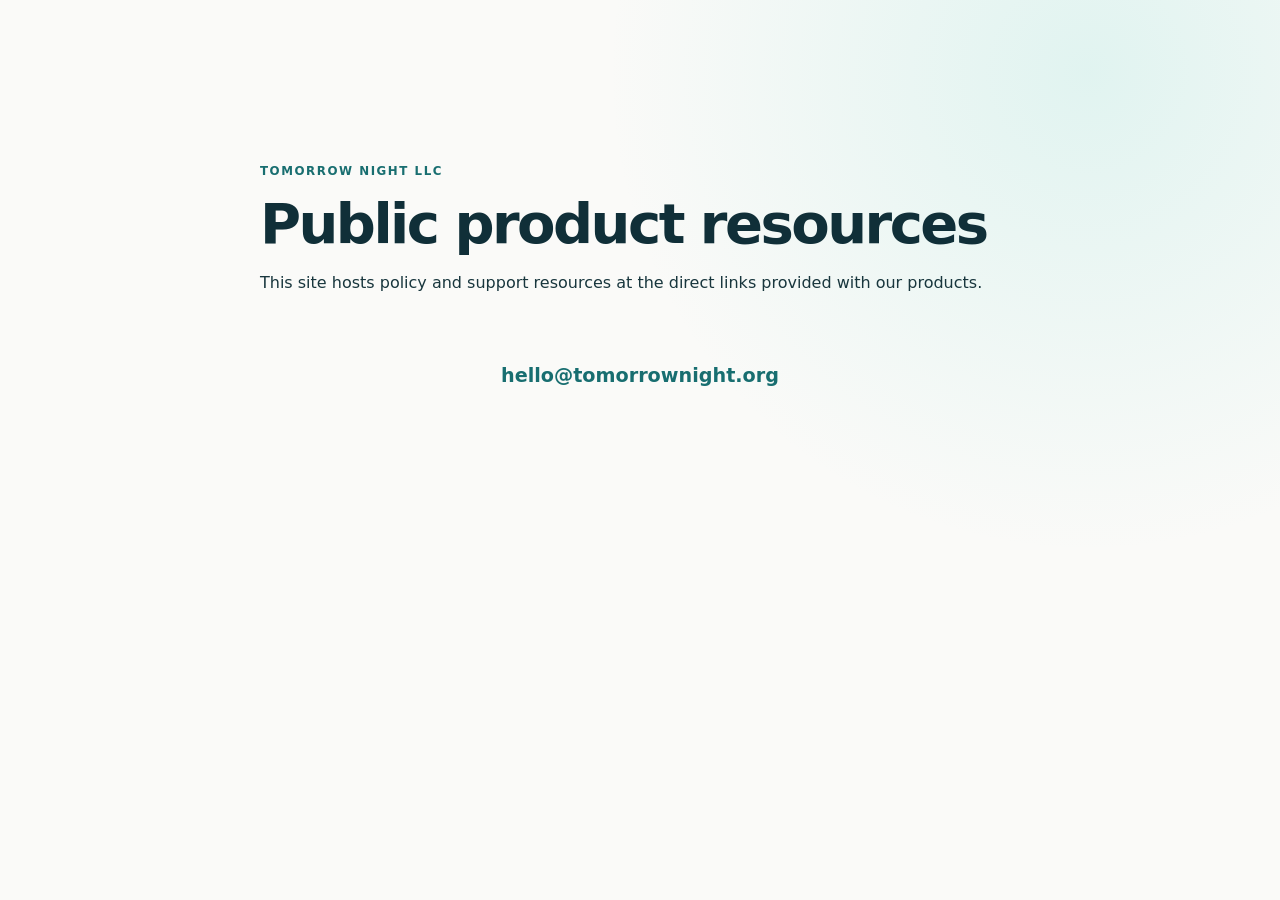
<file: index.html>
<!doctype html>
<html lang="en">
  <head>
    <meta charset="utf-8" />
    <meta name="viewport" content="width=device-width, initial-scale=1" />
    <meta name="robots" content="noindex, nofollow, noarchive" />
    <meta
      http-equiv="Content-Security-Policy"
      content="default-src 'none'; style-src 'self'; img-src 'self' data:; base-uri 'none'; form-action 'none'; upgrade-insecure-requests"
    />
    <title>Tomorrow Night LLC</title>
    <link rel="stylesheet" href="./assets/site.css" />
  </head>
  <body>
    <main class="shell compact">
      <p class="company">Tomorrow Night LLC</p>
      <h1>Public product resources</h1>
      <p>This site hosts policy and support resources at the direct links provided with our products.</p>
      <p class="catchall-email"><a href="mailto:hello@tomorrownight.org">hello@tomorrownight.org</a></p>
    </main>
  </body>
</html>
</file>
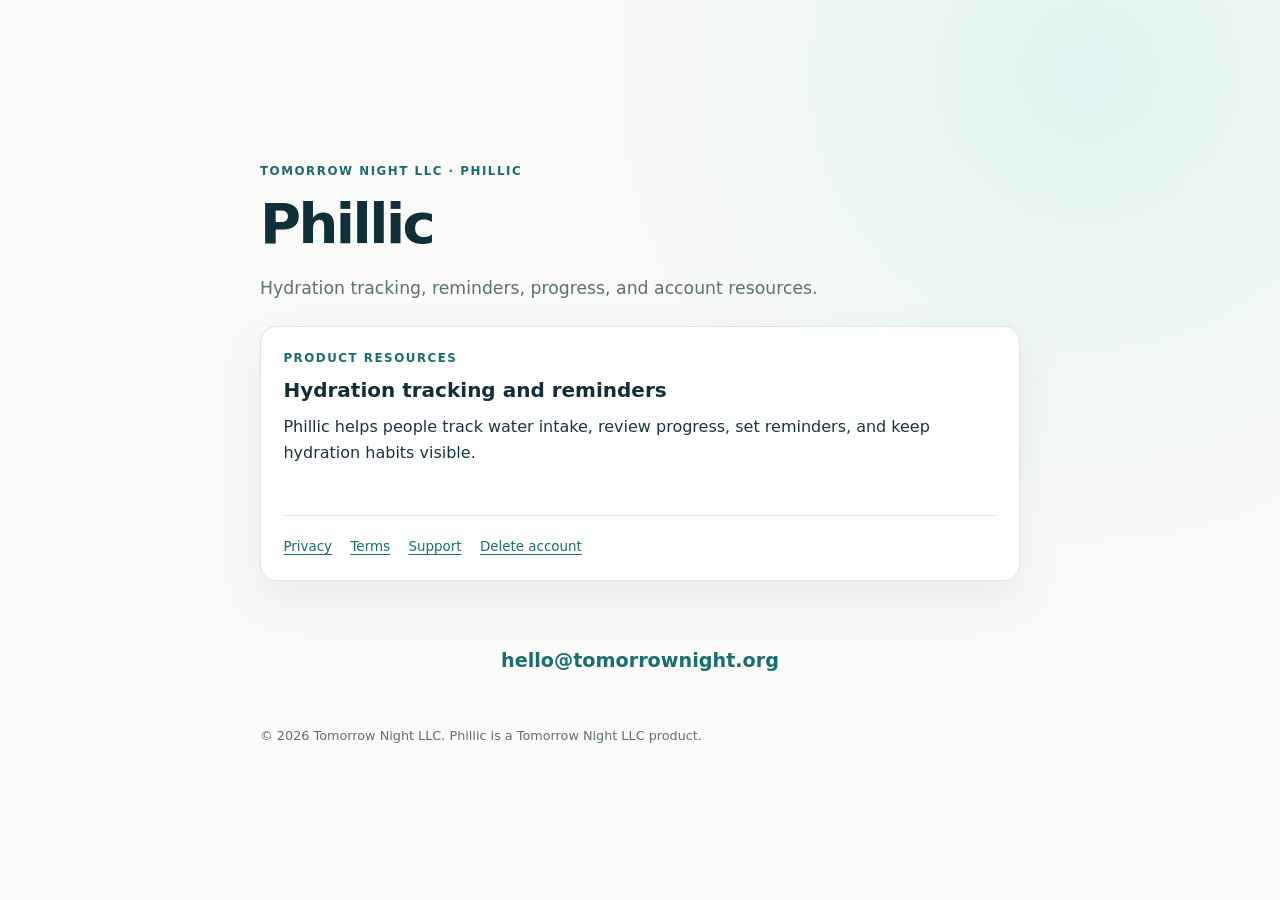
<file: phillic/index.html>
<!doctype html>
<html lang="en">
  <head>
    <meta charset="utf-8" />
    <meta name="viewport" content="width=device-width, initial-scale=1" />
    <meta name="robots" content="noindex, nofollow, noarchive" />
    <meta name="description" content="Phillic product resources from Tomorrow Night LLC." />
    <meta
      http-equiv="Content-Security-Policy"
      content="default-src 'none'; style-src 'self'; img-src 'self' data:; base-uri 'none'; form-action 'none'; upgrade-insecure-requests"
    />
    <title>Phillic · Tomorrow Night LLC</title>
    <link rel="canonical" href="https://tomorrownight.org/phillic/" />
    <link rel="stylesheet" href="../assets/site.css" />
  </head>
  <body>
    <main class="shell compact">
      <p class="company">Tomorrow Night LLC · Phillic</p>
      <h1>Phillic</h1>
      <p class="lede">Hydration tracking, reminders, progress, and account resources.</p>

      <section class="card product-card" aria-labelledby="phillic-title">
        <p class="eyebrow">Product resources</p>
        <h2 id="phillic-title">Hydration tracking and reminders</h2>
        <p>
          Phillic helps people track water intake, review progress, set reminders, and keep
          hydration habits visible.
        </p>
        <nav class="phillic-links" aria-label="Phillic resources">
          <a href="./privacy/">Privacy</a>
          <a href="./terms/">Terms</a>
          <a href="./support/">Support</a>
          <a href="./delete-account/">Delete account</a>
        </nav>
      </section>

      <p class="catchall-email"><a href="mailto:hello@tomorrownight.org">hello@tomorrownight.org</a></p>
      <footer>© 2026 Tomorrow Night LLC. Phillic is a Tomorrow Night LLC product.</footer>
    </main>
  </body>
</html>
</file>
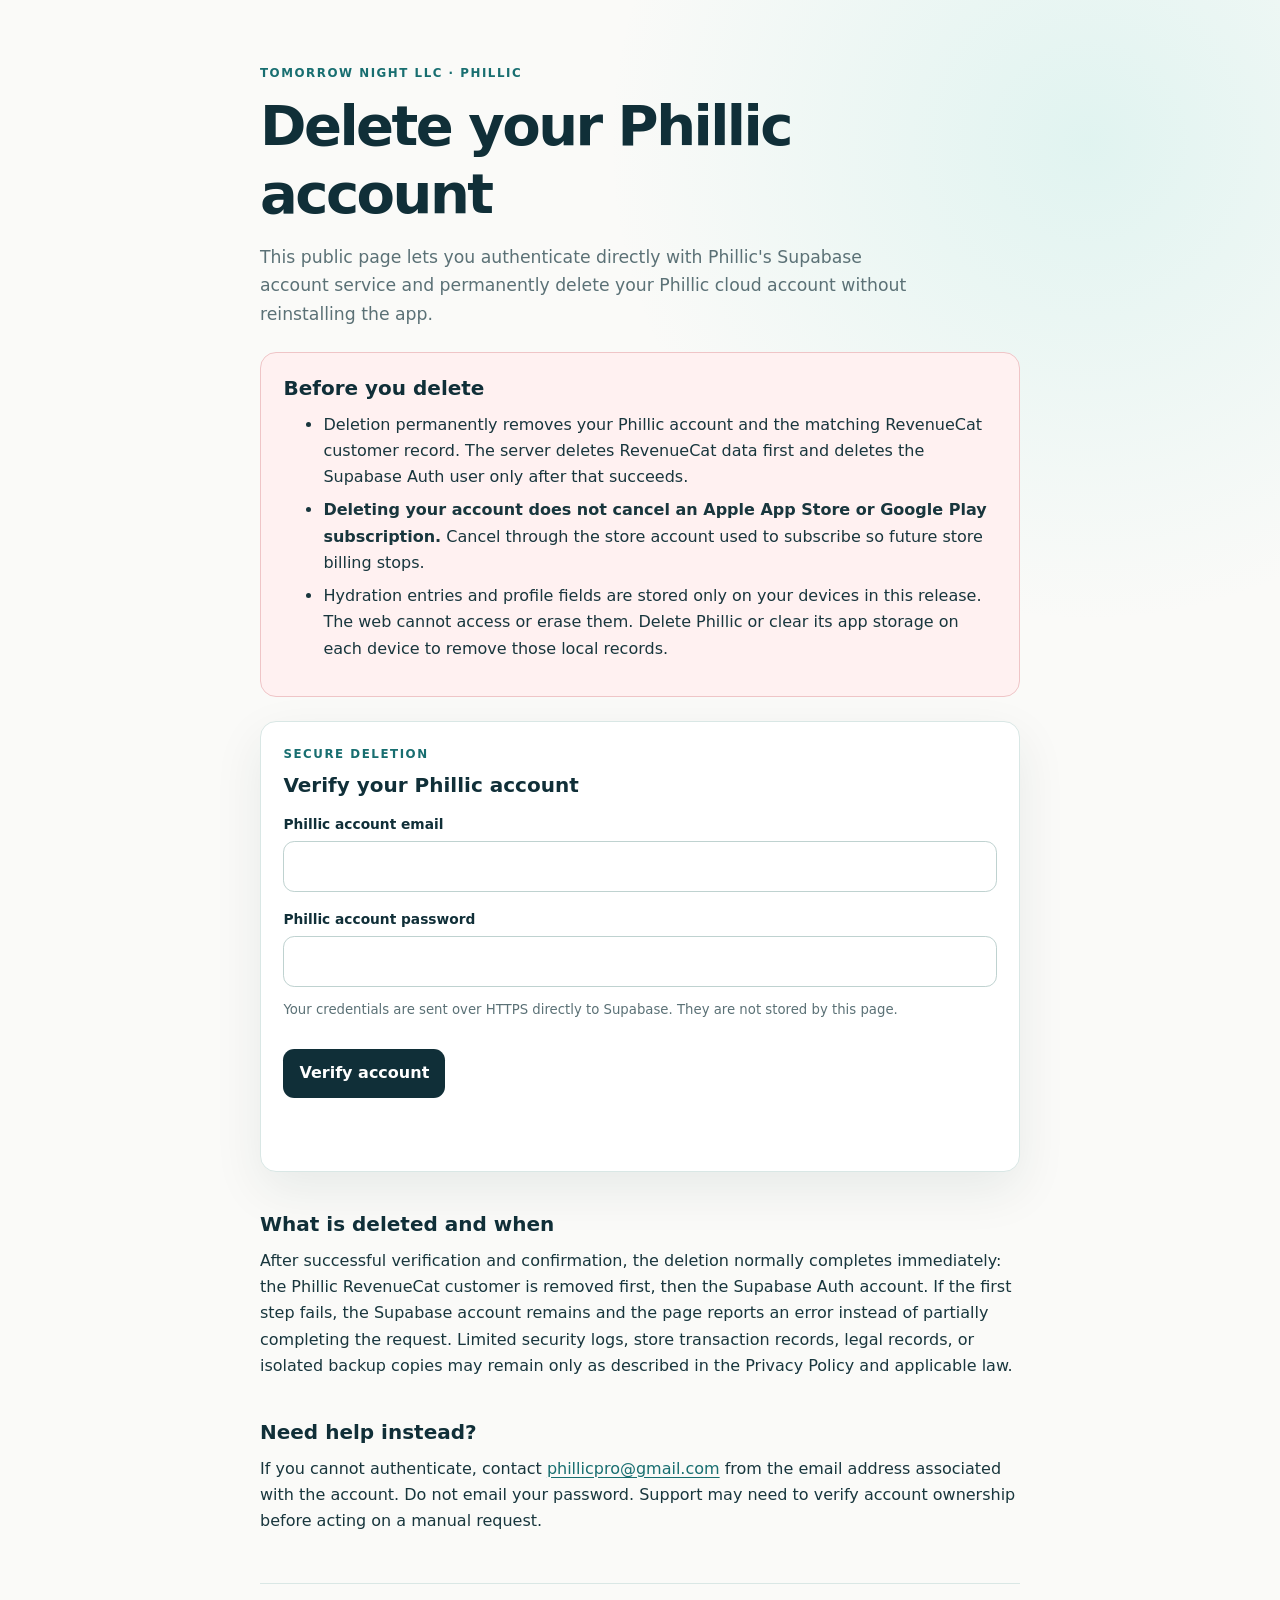
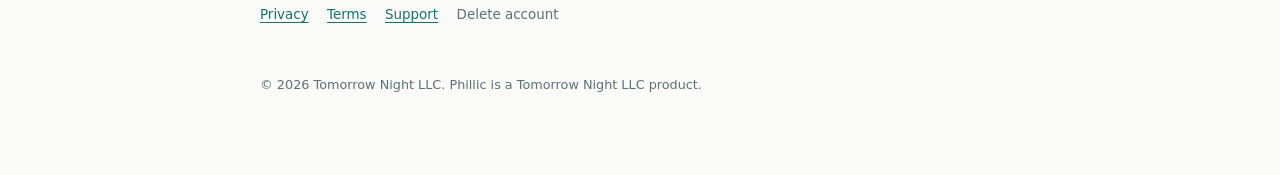
<file: phillic/delete-account/index.html>
<!doctype html>
<html lang="en">
  <head>
    <meta charset="utf-8" />
    <meta name="viewport" content="width=device-width, initial-scale=1" />
    <meta name="robots" content="noindex, nofollow, noarchive" />
    <meta name="referrer" content="no-referrer" />
    <meta name="description" content="Delete a Phillic account and associated account data." />
    <meta
      http-equiv="Content-Security-Policy"
      content="default-src 'none'; script-src 'self'; style-src 'self'; connect-src https://*.supabase.co; base-uri 'none'; form-action 'none'; upgrade-insecure-requests"
    />
    <title>Delete Phillic Account · Tomorrow Night LLC</title>
    <link rel="canonical" href="https://tomorrownightllc.github.io/phillic/delete-account/" />
    <link rel="stylesheet" href="../../assets/site.css" />
    <script defer src="./config.js"></script>
    <script defer src="./delete-account.js"></script>
  </head>
  <body>
    <main class="shell">
      <p class="company">Tomorrow Night LLC · Phillic</p>
      <h1>Delete your Phillic account</h1>
      <p class="lede">
        This public page lets you authenticate directly with Phillic's Supabase account service and
        permanently delete your Phillic cloud account without reinstalling the app.
      </p>

      <section class="notice danger" aria-labelledby="before-delete">
        <h2 id="before-delete">Before you delete</h2>
        <ul>
          <li>
            Deletion permanently removes your Phillic account and the matching RevenueCat customer
            record. The server deletes RevenueCat data first and deletes the Supabase Auth user only
            after that succeeds.
          </li>
          <li>
            <strong>Deleting your account does not cancel an Apple App Store or Google Play subscription.</strong>
            Cancel through the store account used to subscribe so future store billing stops.
          </li>
          <li>
            Hydration entries and profile fields are stored only on your devices in this release. The
            web cannot access or erase them. Delete Phillic or clear its app storage on each device to
            remove those local records.
          </li>
        </ul>
      </section>

      <section class="card" aria-labelledby="delete-form-title">
        <p class="eyebrow">Secure deletion</p>
        <h2 id="delete-form-title">Verify your Phillic account</h2>
        <form id="sign-in-form">
          <label for="email">Phillic account email</label>
          <input id="email" name="email" type="email" autocomplete="email" required />
          <label for="password">Phillic account password</label>
          <input id="password" name="password" type="password" autocomplete="current-password" required />
          <p class="helper">
            Your credentials are sent over HTTPS directly to Supabase. They are not stored by this page.
          </p>
          <button type="submit">Verify account</button>
        </form>

        <div id="confirmation" hidden>
          <p>
            Verified as <strong id="signed-in-email"></strong>. Type <strong>DELETE</strong> to confirm
            permanent account deletion.
          </p>
          <label for="confirmation-input">Confirmation</label>
          <input id="confirmation-input" type="text" autocomplete="off" spellcheck="false" />
          <button class="danger" id="delete-button" type="button" disabled>Delete account permanently</button>
        </div>

        <p class="status" id="status" role="status" aria-live="polite"></p>
      </section>

      <h2>What is deleted and when</h2>
      <p>
        After successful verification and confirmation, the deletion normally completes immediately:
        the Phillic RevenueCat customer is removed first, then the Supabase Auth account. If the first
        step fails, the Supabase account remains and the page reports an error instead of partially
        completing the request. Limited security logs, store transaction records, legal records, or
        isolated backup copies may remain only as described in the Privacy Policy and applicable law.
      </p>

      <h2>Need help instead?</h2>
      <p>
        If you cannot authenticate, contact <a href="mailto:phillicpro@gmail.com?subject=Phillic%20account%20deletion">phillicpro@gmail.com</a>
        from the email address associated with the account. Do not email your password. Support may need
        to verify account ownership before acting on a manual request.
      </p>

      <nav class="phillic-links" aria-label="Phillic resources">
        <a href="../privacy/">Privacy</a>
        <a href="../terms/">Terms</a>
        <a href="../support/">Support</a>
        <a aria-current="page" href="../delete-account/">Delete account</a>
      </nav>
      <footer>© 2026 Tomorrow Night LLC. Phillic is a Tomorrow Night LLC product.</footer>
    </main>
  </body>
</html>
</file>
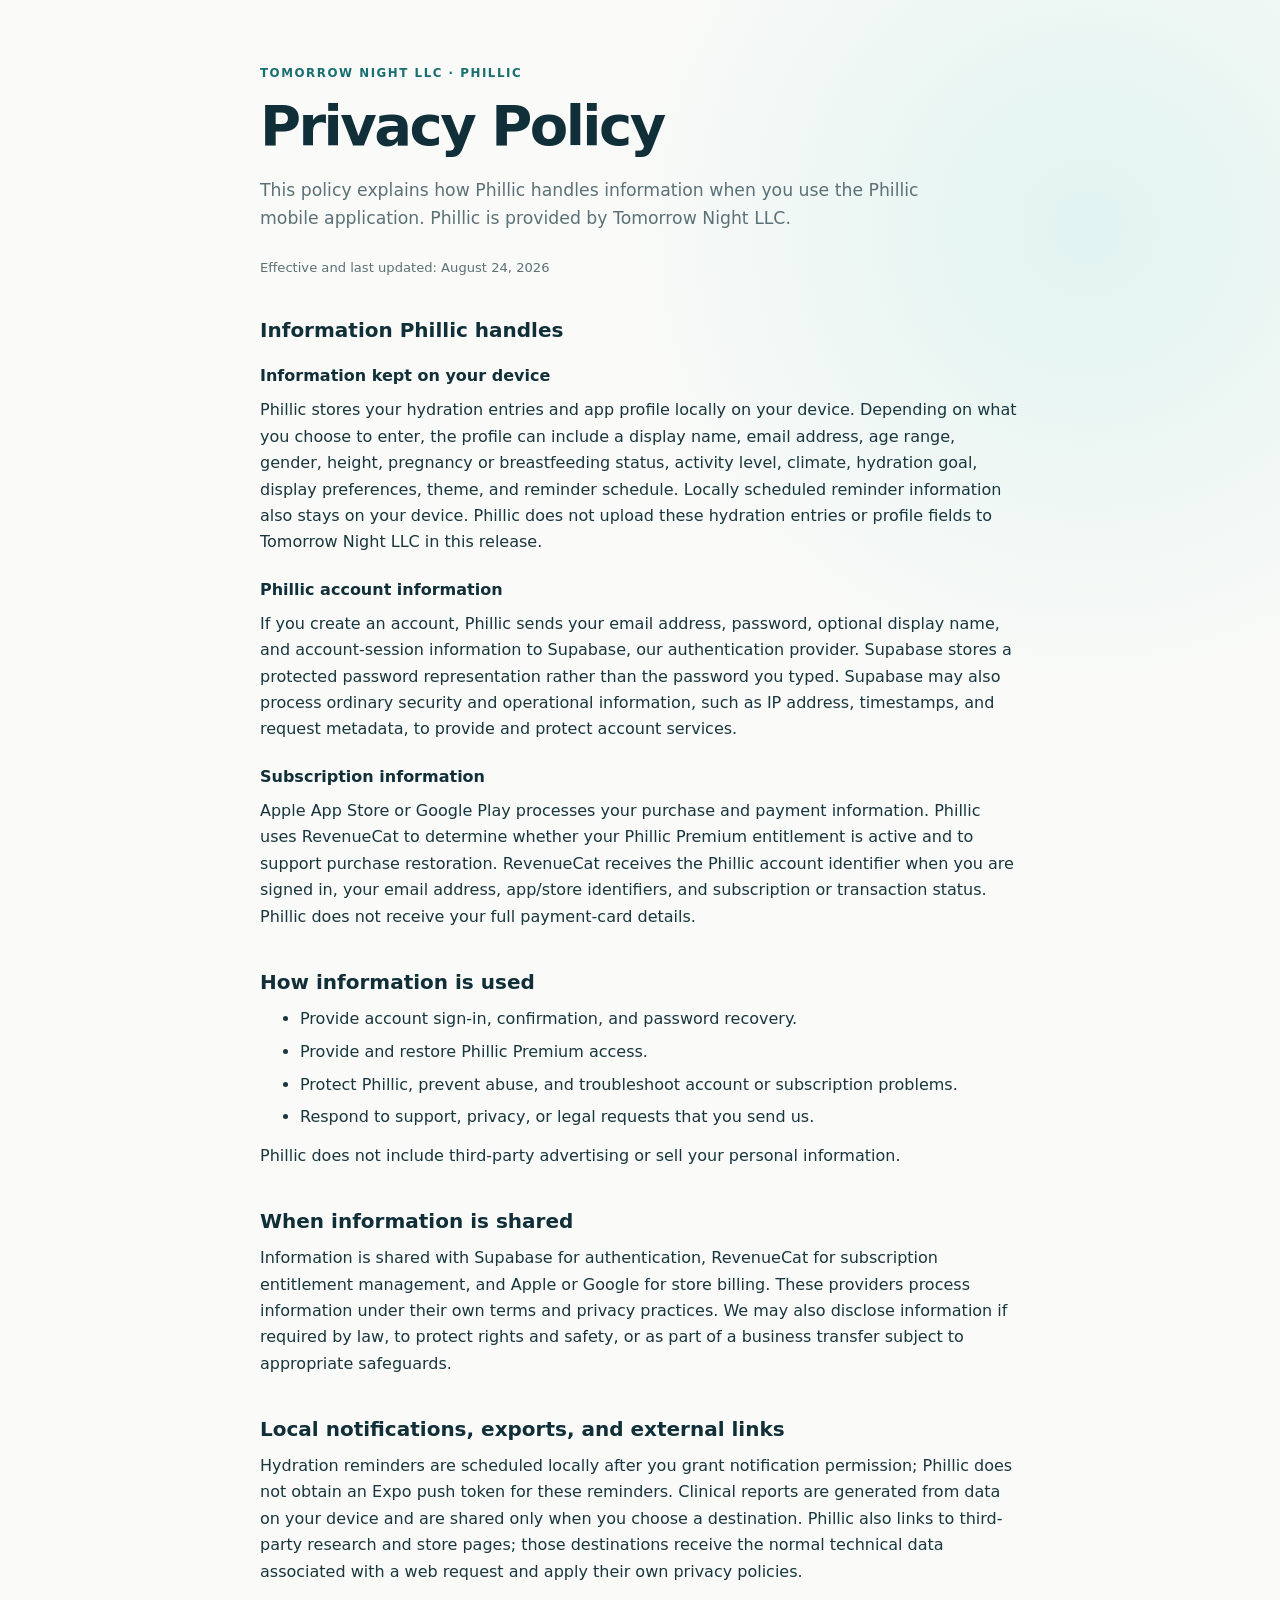
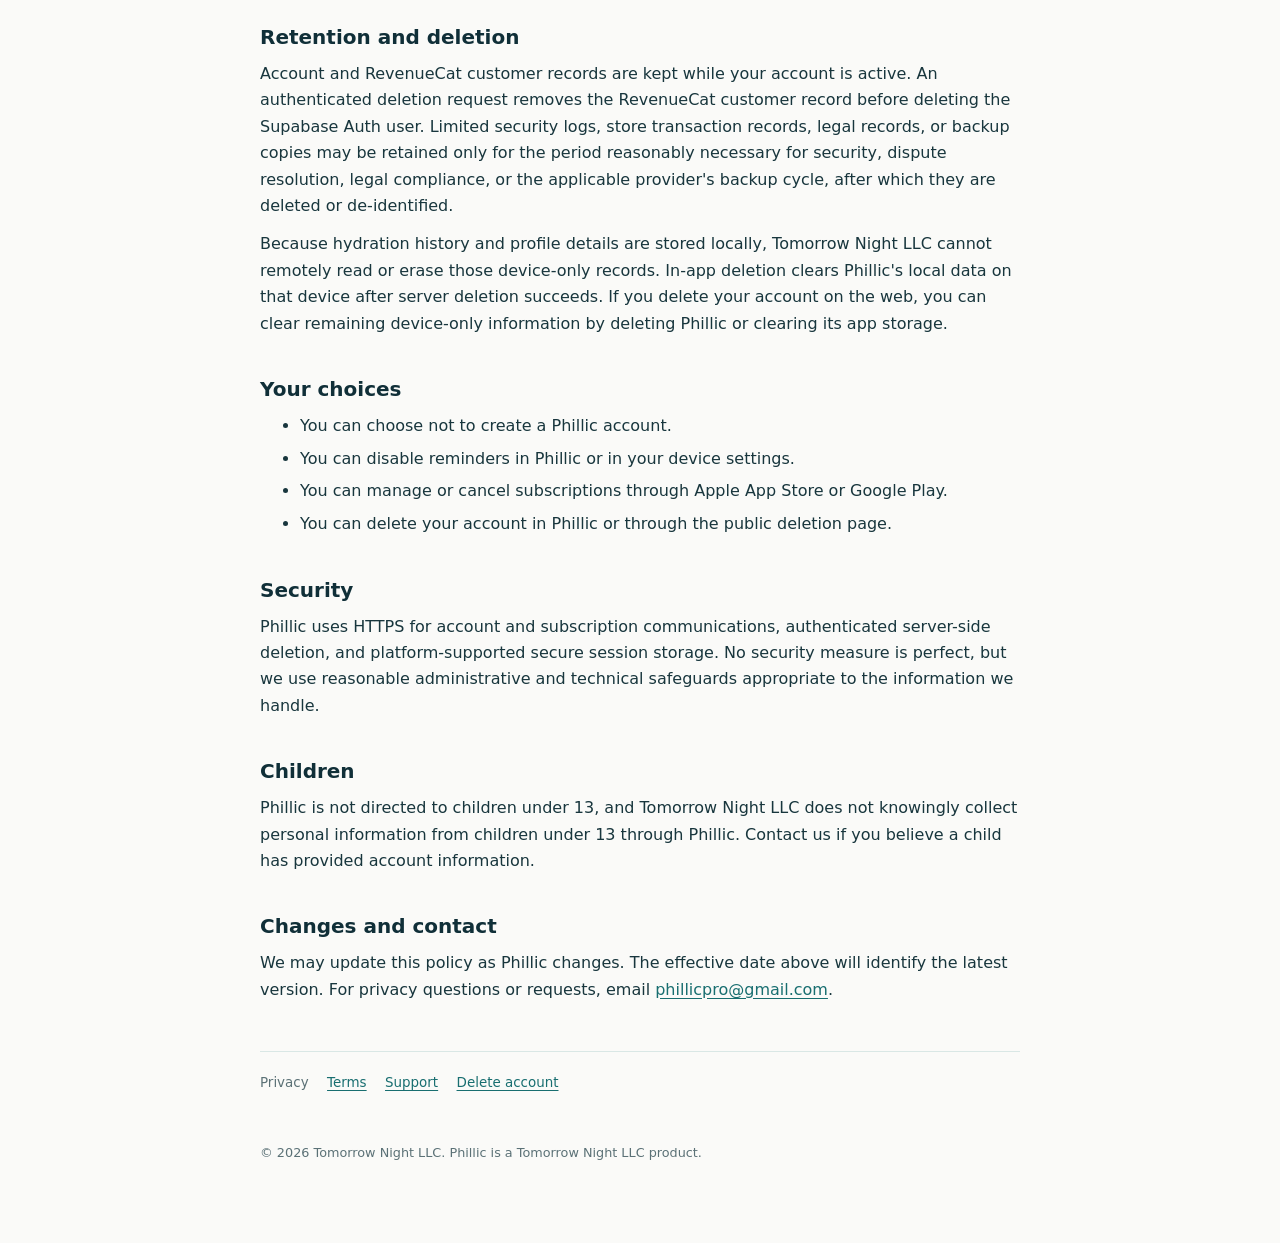
<file: phillic/privacy/index.html>
<!doctype html>
<html lang="en">
  <head>
    <meta charset="utf-8" />
    <meta name="viewport" content="width=device-width, initial-scale=1" />
    <meta name="robots" content="noindex, nofollow, noarchive" />
    <meta name="description" content="Privacy Policy for the Phillic mobile application." />
    <meta
      http-equiv="Content-Security-Policy"
      content="default-src 'none'; style-src 'self'; base-uri 'none'; form-action 'none'; upgrade-insecure-requests"
    />
    <title>Phillic Privacy Policy · Tomorrow Night LLC</title>
    <link rel="canonical" href="https://tomorrownightllc.github.io/phillic/privacy/" />
    <link rel="stylesheet" href="../../assets/site.css" />
  </head>
  <body>
    <main class="shell">
      <p class="company">Tomorrow Night LLC · Phillic</p>
      <h1>Privacy Policy</h1>
      <p class="lede">
        This policy explains how Phillic handles information when you use the Phillic mobile
        application. Phillic is provided by Tomorrow Night LLC.
      </p>
      <p class="updated">Effective and last updated: August 24, 2026</p>

      <h2>Information Phillic handles</h2>
      <h3>Information kept on your device</h3>
      <p>
        Phillic stores your hydration entries and app profile locally on your device. Depending on
        what you choose to enter, the profile can include a display name, email address, age range,
        gender, height, pregnancy or breastfeeding status, activity level, climate, hydration goal,
        display preferences, theme, and reminder schedule. Locally scheduled reminder information
        also stays on your device. Phillic does not upload these hydration entries or profile fields
        to Tomorrow Night LLC in this release.
      </p>

      <h3>Phillic account information</h3>
      <p>
        If you create an account, Phillic sends your email address, password, optional display name,
        and account-session information to Supabase, our authentication provider. Supabase stores a
        protected password representation rather than the password you typed. Supabase may also
        process ordinary security and operational information, such as IP address, timestamps, and
        request metadata, to provide and protect account services.
      </p>

      <h3>Subscription information</h3>
      <p>
        Apple App Store or Google Play processes your purchase and payment information. Phillic uses
        RevenueCat to determine whether your Phillic Premium entitlement is active and to support
        purchase restoration. RevenueCat receives the Phillic account identifier when you are signed
        in, your email address, app/store identifiers, and subscription or transaction status. Phillic
        does not receive your full payment-card details.
      </p>

      <h2>How information is used</h2>
      <ul>
        <li>Provide account sign-in, confirmation, and password recovery.</li>
        <li>Provide and restore Phillic Premium access.</li>
        <li>Protect Phillic, prevent abuse, and troubleshoot account or subscription problems.</li>
        <li>Respond to support, privacy, or legal requests that you send us.</li>
      </ul>
      <p>Phillic does not include third-party advertising or sell your personal information.</p>

      <h2>When information is shared</h2>
      <p>
        Information is shared with Supabase for authentication, RevenueCat for subscription
        entitlement management, and Apple or Google for store billing. These providers process
        information under their own terms and privacy practices. We may also disclose information if
        required by law, to protect rights and safety, or as part of a business transfer subject to
        appropriate safeguards.
      </p>

      <h2>Local notifications, exports, and external links</h2>
      <p>
        Hydration reminders are scheduled locally after you grant notification permission; Phillic
        does not obtain an Expo push token for these reminders. Clinical reports are generated from
        data on your device and are shared only when you choose a destination. Phillic also links to
        third-party research and store pages; those destinations receive the normal technical data
        associated with a web request and apply their own privacy policies.
      </p>

      <h2>Retention and deletion</h2>
      <p>
        Account and RevenueCat customer records are kept while your account is active. An authenticated
        deletion request removes the RevenueCat customer record before deleting the Supabase Auth
        user. Limited security logs, store transaction records, legal records, or backup copies may be
        retained only for the period reasonably necessary for security, dispute resolution, legal
        compliance, or the applicable provider's backup cycle, after which they are deleted or
        de-identified.
      </p>
      <p>
        Because hydration history and profile details are stored locally, Tomorrow Night LLC cannot
        remotely read or erase those device-only records. In-app deletion clears Phillic's local data
        on that device after server deletion succeeds. If you delete your account on the web, you can
        clear remaining device-only information by deleting Phillic or clearing its app storage.
      </p>

      <h2>Your choices</h2>
      <ul>
        <li>You can choose not to create a Phillic account.</li>
        <li>You can disable reminders in Phillic or in your device settings.</li>
        <li>You can manage or cancel subscriptions through Apple App Store or Google Play.</li>
        <li>You can delete your account in Phillic or through the public deletion page.</li>
      </ul>

      <h2>Security</h2>
      <p>
        Phillic uses HTTPS for account and subscription communications, authenticated server-side
        deletion, and platform-supported secure session storage. No security measure is perfect, but
        we use reasonable administrative and technical safeguards appropriate to the information we
        handle.
      </p>

      <h2>Children</h2>
      <p>
        Phillic is not directed to children under 13, and Tomorrow Night LLC does not knowingly collect
        personal information from children under 13 through Phillic. Contact us if you believe a child
        has provided account information.
      </p>

      <h2>Changes and contact</h2>
      <p>
        We may update this policy as Phillic changes. The effective date above will identify the latest
        version. For privacy questions or requests, email
        <a href="mailto:phillicpro@gmail.com">phillicpro@gmail.com</a>.
      </p>

      <nav class="phillic-links" aria-label="Phillic resources">
        <a aria-current="page" href="../privacy/">Privacy</a>
        <a href="../terms/">Terms</a>
        <a href="../support/">Support</a>
        <a href="../delete-account/">Delete account</a>
      </nav>
      <footer>© 2026 Tomorrow Night LLC. Phillic is a Tomorrow Night LLC product.</footer>
    </main>
  </body>
</html>
</file>
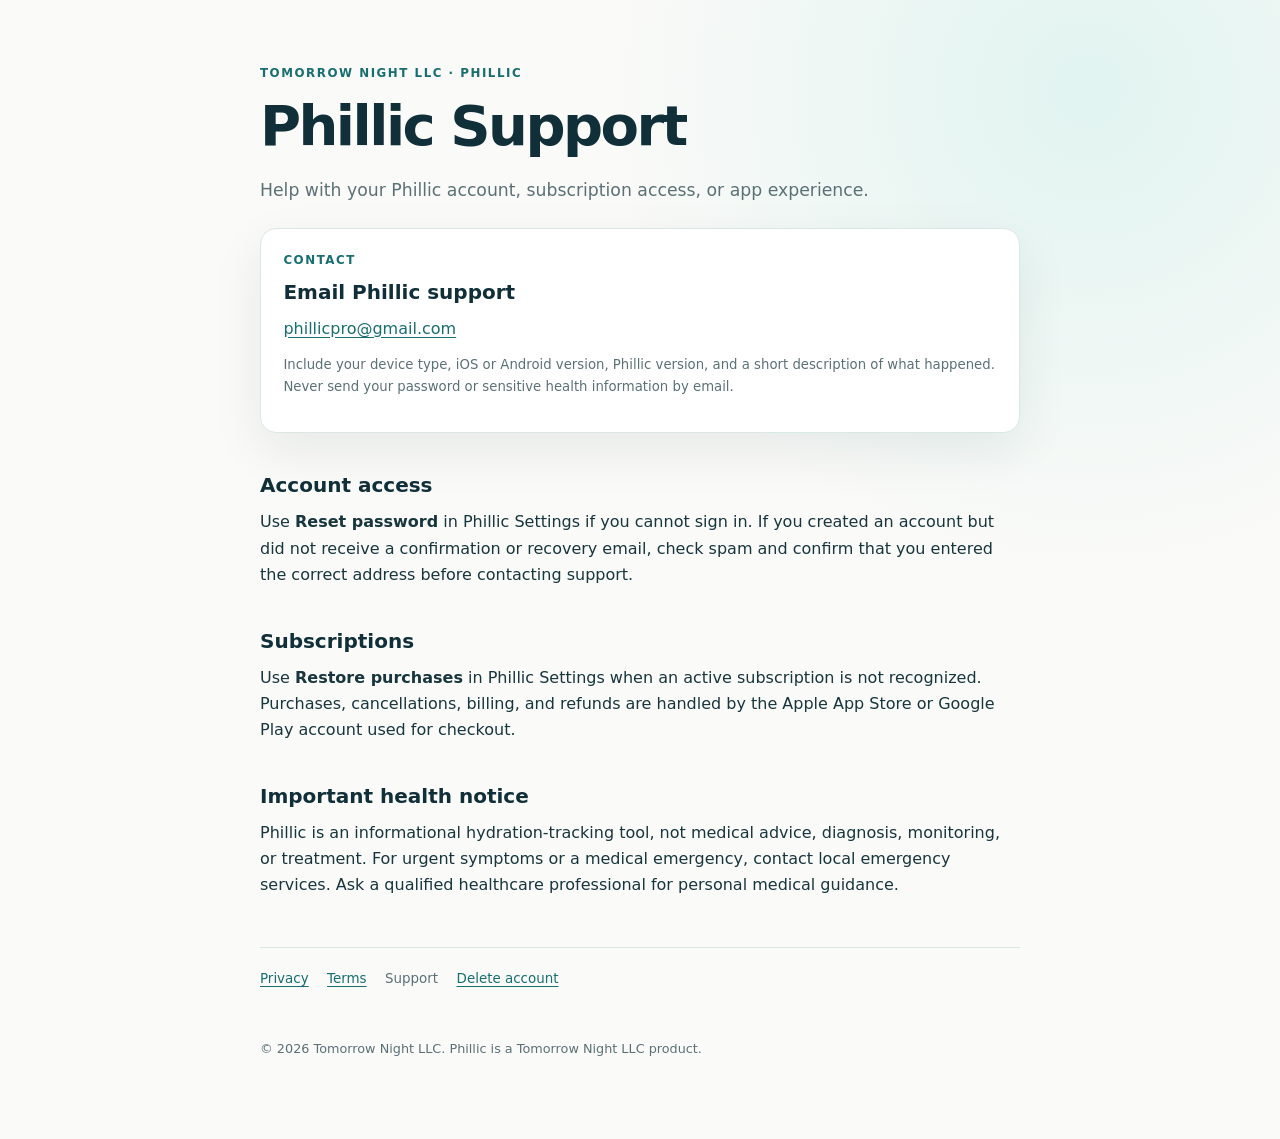
<file: phillic/support/index.html>
<!doctype html>
<html lang="en">
  <head>
    <meta charset="utf-8" />
    <meta name="viewport" content="width=device-width, initial-scale=1" />
    <meta name="robots" content="noindex, nofollow, noarchive" />
    <meta name="description" content="Support and contact information for Phillic." />
    <meta
      http-equiv="Content-Security-Policy"
      content="default-src 'none'; style-src 'self'; base-uri 'none'; form-action 'none'; upgrade-insecure-requests"
    />
    <title>Phillic Support · Tomorrow Night LLC</title>
    <link rel="canonical" href="https://tomorrownightllc.github.io/phillic/support/" />
    <link rel="stylesheet" href="../../assets/site.css" />
  </head>
  <body>
    <main class="shell">
      <p class="company">Tomorrow Night LLC · Phillic</p>
      <h1>Phillic Support</h1>
      <p class="lede">Help with your Phillic account, subscription access, or app experience.</p>

      <section class="card">
        <p class="eyebrow">Contact</p>
        <h2>Email Phillic support</h2>
        <p><a href="mailto:phillicpro@gmail.com?subject=Phillic%20support">phillicpro@gmail.com</a></p>
        <p class="helper">
          Include your device type, iOS or Android version, Phillic version, and a short description
          of what happened. Never send your password or sensitive health information by email.
        </p>
      </section>

      <h2>Account access</h2>
      <p>
        Use <strong>Reset password</strong> in Phillic Settings if you cannot sign in. If you created an
        account but did not receive a confirmation or recovery email, check spam and confirm that you
        entered the correct address before contacting support.
      </p>

      <h2>Subscriptions</h2>
      <p>
        Use <strong>Restore purchases</strong> in Phillic Settings when an active subscription is not
        recognized. Purchases, cancellations, billing, and refunds are handled by the Apple App Store
        or Google Play account used for checkout.
      </p>

      <h2>Important health notice</h2>
      <p>
        Phillic is an informational hydration-tracking tool, not medical advice, diagnosis, monitoring,
        or treatment. For urgent symptoms or a medical emergency, contact local emergency services.
        Ask a qualified healthcare professional for personal medical guidance.
      </p>

      <nav class="phillic-links" aria-label="Phillic resources">
        <a href="../privacy/">Privacy</a>
        <a href="../terms/">Terms</a>
        <a aria-current="page" href="../support/">Support</a>
        <a href="../delete-account/">Delete account</a>
      </nav>
      <footer>© 2026 Tomorrow Night LLC. Phillic is a Tomorrow Night LLC product.</footer>
    </main>
  </body>
</html>
</file>
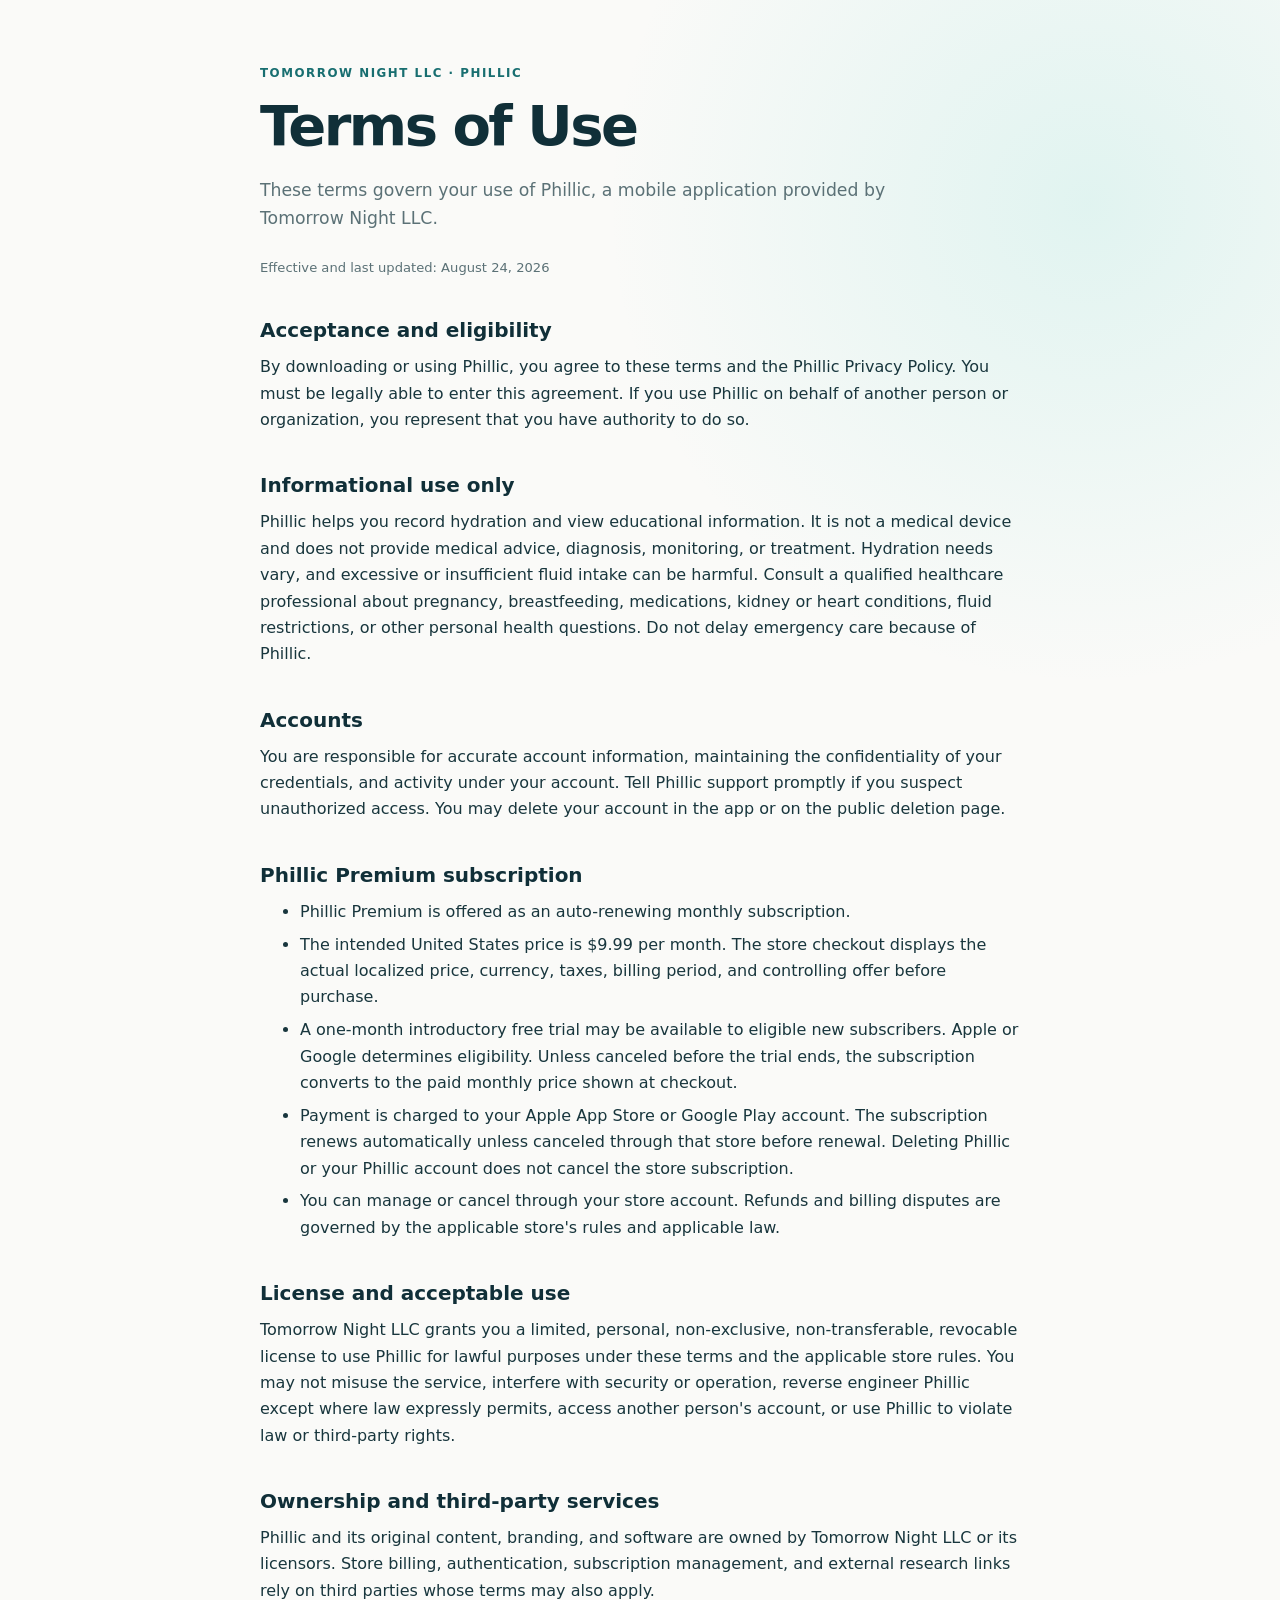
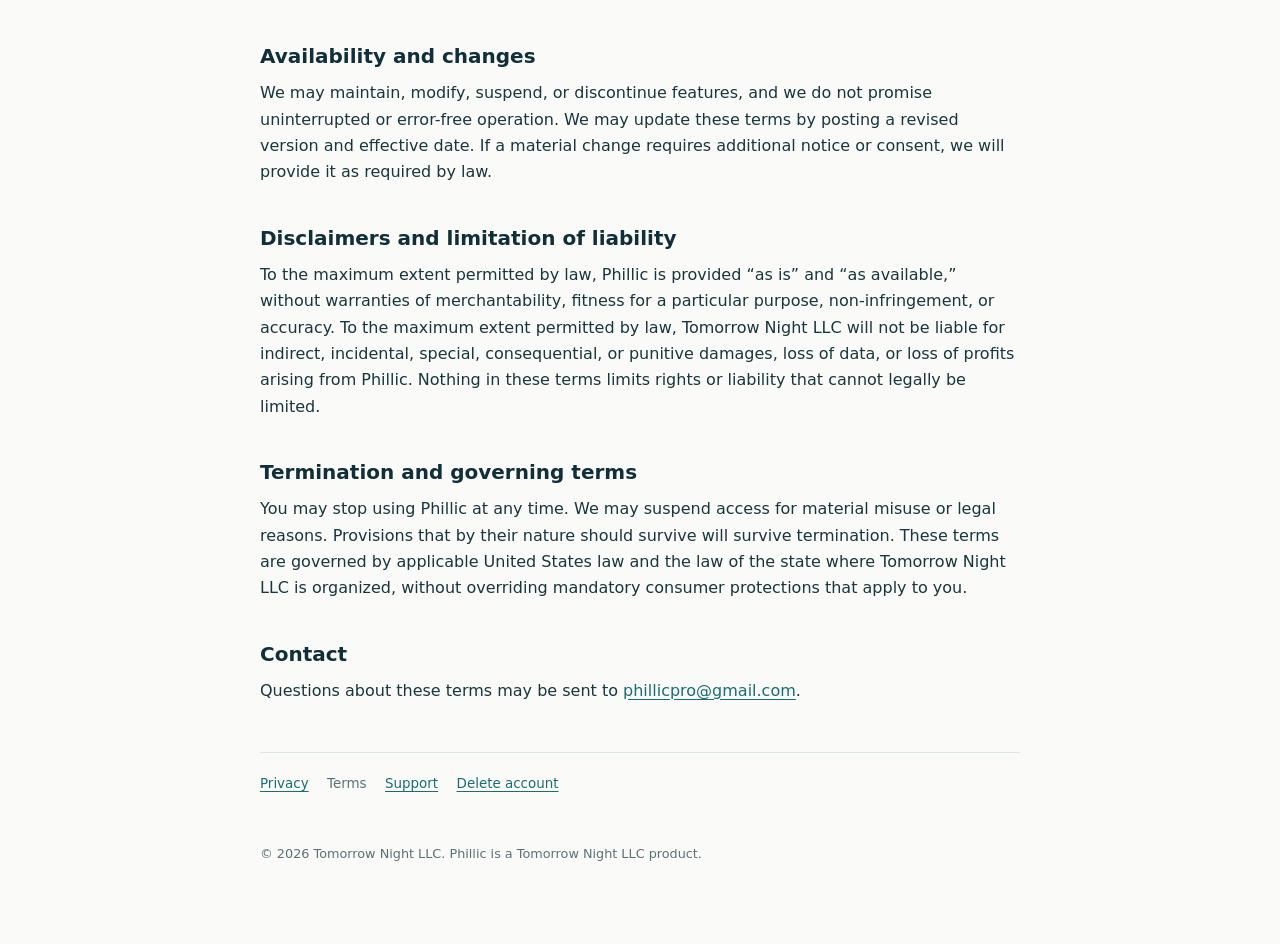
<file: phillic/terms/index.html>
<!doctype html>
<html lang="en">
  <head>
    <meta charset="utf-8" />
    <meta name="viewport" content="width=device-width, initial-scale=1" />
    <meta name="robots" content="noindex, nofollow, noarchive" />
    <meta name="description" content="Terms of Use for the Phillic mobile application." />
    <meta
      http-equiv="Content-Security-Policy"
      content="default-src 'none'; style-src 'self'; base-uri 'none'; form-action 'none'; upgrade-insecure-requests"
    />
    <title>Phillic Terms of Use · Tomorrow Night LLC</title>
    <link rel="canonical" href="https://tomorrownightllc.github.io/phillic/terms/" />
    <link rel="stylesheet" href="../../assets/site.css" />
  </head>
  <body>
    <main class="shell">
      <p class="company">Tomorrow Night LLC · Phillic</p>
      <h1>Terms of Use</h1>
      <p class="lede">
        These terms govern your use of Phillic, a mobile application provided by Tomorrow Night LLC.
      </p>
      <p class="updated">Effective and last updated: August 24, 2026</p>

      <h2>Acceptance and eligibility</h2>
      <p>
        By downloading or using Phillic, you agree to these terms and the Phillic Privacy Policy. You
        must be legally able to enter this agreement. If you use Phillic on behalf of another person or
        organization, you represent that you have authority to do so.
      </p>

      <h2>Informational use only</h2>
      <p>
        Phillic helps you record hydration and view educational information. It is not a medical device
        and does not provide medical advice, diagnosis, monitoring, or treatment. Hydration needs vary,
        and excessive or insufficient fluid intake can be harmful. Consult a qualified healthcare
        professional about pregnancy, breastfeeding, medications, kidney or heart conditions, fluid
        restrictions, or other personal health questions. Do not delay emergency care because of Phillic.
      </p>

      <h2>Accounts</h2>
      <p>
        You are responsible for accurate account information, maintaining the confidentiality of your
        credentials, and activity under your account. Tell Phillic support promptly if you suspect
        unauthorized access. You may delete your account in the app or on the public deletion page.
      </p>

      <h2>Phillic Premium subscription</h2>
      <ul>
        <li>Phillic Premium is offered as an auto-renewing monthly subscription.</li>
        <li>
          The intended United States price is $9.99 per month. The store checkout displays the actual
          localized price, currency, taxes, billing period, and controlling offer before purchase.
        </li>
        <li>
          A one-month introductory free trial may be available to eligible new subscribers. Apple or
          Google determines eligibility. Unless canceled before the trial ends, the subscription converts
          to the paid monthly price shown at checkout.
        </li>
        <li>
          Payment is charged to your Apple App Store or Google Play account. The subscription renews
          automatically unless canceled through that store before renewal. Deleting Phillic or your
          Phillic account does not cancel the store subscription.
        </li>
        <li>
          You can manage or cancel through your store account. Refunds and billing disputes are governed
          by the applicable store's rules and applicable law.
        </li>
      </ul>

      <h2>License and acceptable use</h2>
      <p>
        Tomorrow Night LLC grants you a limited, personal, non-exclusive, non-transferable, revocable
        license to use Phillic for lawful purposes under these terms and the applicable store rules. You
        may not misuse the service, interfere with security or operation, reverse engineer Phillic except
        where law expressly permits, access another person's account, or use Phillic to violate law or
        third-party rights.
      </p>

      <h2>Ownership and third-party services</h2>
      <p>
        Phillic and its original content, branding, and software are owned by Tomorrow Night LLC or its
        licensors. Store billing, authentication, subscription management, and external research links
        rely on third parties whose terms may also apply.
      </p>

      <h2>Availability and changes</h2>
      <p>
        We may maintain, modify, suspend, or discontinue features, and we do not promise uninterrupted or
        error-free operation. We may update these terms by posting a revised version and effective date.
        If a material change requires additional notice or consent, we will provide it as required by law.
      </p>

      <h2>Disclaimers and limitation of liability</h2>
      <p>
        To the maximum extent permitted by law, Phillic is provided “as is” and “as available,” without
        warranties of merchantability, fitness for a particular purpose, non-infringement, or accuracy.
        To the maximum extent permitted by law, Tomorrow Night LLC will not be liable for indirect,
        incidental, special, consequential, or punitive damages, loss of data, or loss of profits arising
        from Phillic. Nothing in these terms limits rights or liability that cannot legally be limited.
      </p>

      <h2>Termination and governing terms</h2>
      <p>
        You may stop using Phillic at any time. We may suspend access for material misuse or legal reasons.
        Provisions that by their nature should survive will survive termination. These terms are governed
        by applicable United States law and the law of the state where Tomorrow Night LLC is organized,
        without overriding mandatory consumer protections that apply to you.
      </p>

      <h2>Contact</h2>
      <p>Questions about these terms may be sent to <a href="mailto:phillicpro@gmail.com">phillicpro@gmail.com</a>.</p>

      <nav class="phillic-links" aria-label="Phillic resources">
        <a href="../privacy/">Privacy</a>
        <a aria-current="page" href="../terms/">Terms</a>
        <a href="../support/">Support</a>
        <a href="../delete-account/">Delete account</a>
      </nav>
      <footer>© 2026 Tomorrow Night LLC. Phillic is a Tomorrow Night LLC product.</footer>
    </main>
  </body>
</html>
</file>
<file: assets/site.css>
:root {
  color-scheme: light;
  --aqua: #7bdad1;
  --aqua-dark: #186e70;
  --deep: #102f38;
  --ink: #18363d;
  --muted: #5b7176;
  --paper: #fafaf8;
  --card: #ffffff;
  --line: #d9e7e5;
  --danger: #a13f45;
  --danger-soft: #fff1f1;
  --shadow: 0 18px 50px rgba(16, 47, 56, 0.08);
  font-family:
    Inter, ui-sans-serif, system-ui, -apple-system, BlinkMacSystemFont, "Segoe UI", sans-serif;
}

* {
  box-sizing: border-box;
}

body {
  min-height: 100vh;
  margin: 0;
  background:
    radial-gradient(circle at 85% 8%, rgba(123, 218, 209, 0.2), transparent 30rem),
    var(--paper);
  color: var(--ink);
  line-height: 1.65;
}

a {
  color: var(--aqua-dark);
  text-underline-offset: 0.2em;
}

a:focus-visible,
button:focus-visible,
input:focus-visible {
  outline: 3px solid rgba(24, 110, 112, 0.28);
  outline-offset: 3px;
}

.shell {
  width: min(100% - 2rem, 760px);
  margin: 0 auto;
  padding: 4rem 0 5rem;
}

.shell.compact {
  padding-top: 18vh;
}

.company,
.eyebrow {
  margin: 0 0 0.55rem;
  color: var(--aqua-dark);
  font-size: 0.74rem;
  font-weight: 800;
  letter-spacing: 0.13em;
  text-transform: uppercase;
}

h1,
h2,
h3 {
  color: var(--deep);
  line-height: 1.2;
}

h1 {
  margin: 0;
  font-size: clamp(2rem, 7vw, 3.5rem);
  letter-spacing: -0.045em;
}

h2 {
  margin: 2.5rem 0 0.6rem;
  font-size: 1.25rem;
}

h3 {
  margin: 1.5rem 0 0.45rem;
  font-size: 1rem;
}

p,
ul,
ol {
  margin: 0.75rem 0;
}

li + li {
  margin-top: 0.4rem;
}

.lede {
  max-width: 42rem;
  margin-top: 1rem;
  color: var(--muted);
  font-size: 1.08rem;
}

.updated {
  margin-top: 1.5rem;
  color: var(--muted);
  font-size: 0.82rem;
}

.card,
.notice {
  margin-top: 1.5rem;
  padding: 1.4rem;
  border: 1px solid var(--line);
  border-radius: 1rem;
  background: var(--card);
  box-shadow: var(--shadow);
}

.notice {
  box-shadow: none;
}

.notice.danger {
  border-color: #efc5c7;
  background: var(--danger-soft);
}

.notice h2,
.card h2 {
  margin-top: 0;
}

.phillic-links {
  display: flex;
  flex-wrap: wrap;
  gap: 0.75rem 1.15rem;
  margin-top: 3rem;
  padding-top: 1.25rem;
  border-top: 1px solid var(--line);
  font-size: 0.84rem;
}

.phillic-links a[aria-current="page"] {
  color: var(--muted);
  text-decoration: none;
}

label {
  display: block;
  margin-top: 1rem;
  color: var(--deep);
  font-size: 0.86rem;
  font-weight: 750;
}

input {
  width: 100%;
  min-height: 3rem;
  margin-top: 0.35rem;
  padding: 0.7rem 0.8rem;
  border: 1px solid #bfd2d0;
  border-radius: 0.7rem;
  background: #fff;
  color: var(--ink);
  font: inherit;
}

button {
  min-height: 3rem;
  margin-top: 1rem;
  padding: 0.7rem 1rem;
  border: 0;
  border-radius: 0.7rem;
  background: var(--deep);
  color: #fff;
  cursor: pointer;
  font: inherit;
  font-weight: 800;
}

button.danger {
  background: var(--danger);
}

button:disabled {
  cursor: not-allowed;
  opacity: 0.45;
}

.helper,
.status {
  color: var(--muted);
  font-size: 0.83rem;
}

.status {
  min-height: 1.4rem;
  margin-top: 1rem;
}

.status.error {
  color: var(--danger);
  font-weight: 700;
}

.status.success {
  color: #12684d;
  font-weight: 700;
}

[hidden] {
  display: none !important;
}

footer {
  margin-top: 3rem;
  color: var(--muted);
  font-size: 0.8rem;
}

@media (max-width: 520px) {
  .shell {
    width: min(100% - 1.25rem, 760px);
    padding-top: 2.5rem;
  }

  .card,
  .notice {
    padding: 1.1rem;
  }
}

@media (prefers-reduced-motion: reduce) {
  *,
  *::before,
  *::after {
    scroll-behavior: auto !important;
  }
}

.catchall-email {
  margin: 4rem 0 0;
  text-align: center;
  font-size: clamp(1rem, 3vw, 1.2rem);
  font-weight: 800;
}

.catchall-email a {
  color: var(--aqua-dark);
  text-decoration: none;
}

.catchall-email a:hover,
.catchall-email a:focus-visible {
  text-decoration: underline;
}
</file>
